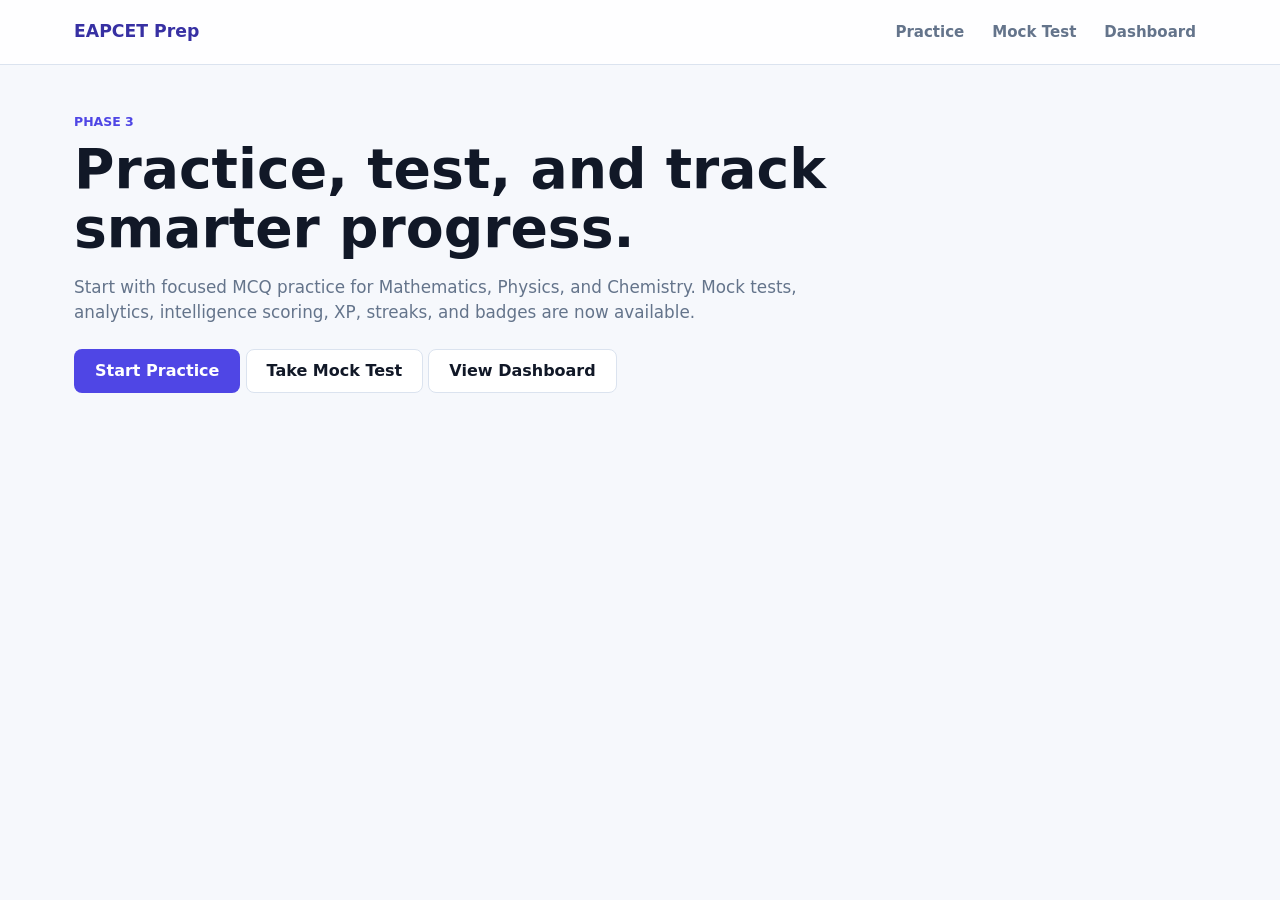
<file: index.html>
<!DOCTYPE html>
<html lang="en">
<head>
  <meta charset="UTF-8">
  <meta name="viewport" content="width=device-width, initial-scale=1.0">
  <meta name="theme-color" content="#4f46e5">
  <title>EAPCET Prep</title>
  <link rel="manifest" href="manifest.json">
  <link rel="stylesheet" href="css/styles.css">
</head>
<body>
  <header class="site-header">
    <nav class="nav">
      <a class="brand" href="index.html">EAPCET Prep</a>
      <div class="nav-links" aria-label="Primary navigation">
        <a href="practice.html">Practice</a>
        <a href="mocktest.html">Mock Test</a>
        <a href="dashboard.html">Dashboard</a>
      </div>
    </nav>
  </header>

  <main class="hero">
    <section class="hero-content">
      <p class="eyebrow">Phase 3</p>
      <h1>Practice, test, and track smarter progress.</h1>
      <p class="hero-text">
        Start with focused MCQ practice for Mathematics, Physics, and Chemistry.
        Mock tests, analytics, intelligence scoring, XP, streaks, and badges are now available.
      </p>
      <a class="primary-button" href="practice.html">Start Practice</a>
      <a class="secondary-button outline-button" href="mocktest.html">Take Mock Test</a>
      <a class="secondary-button outline-button" href="dashboard.html">View Dashboard</a>
      <button id="install-app-button" class="secondary-button outline-button" type="button" hidden>
        Install App
      </button>
    </section>
  </main>
  <script src="js/app.js"></script>
</body>
</html>
</file>
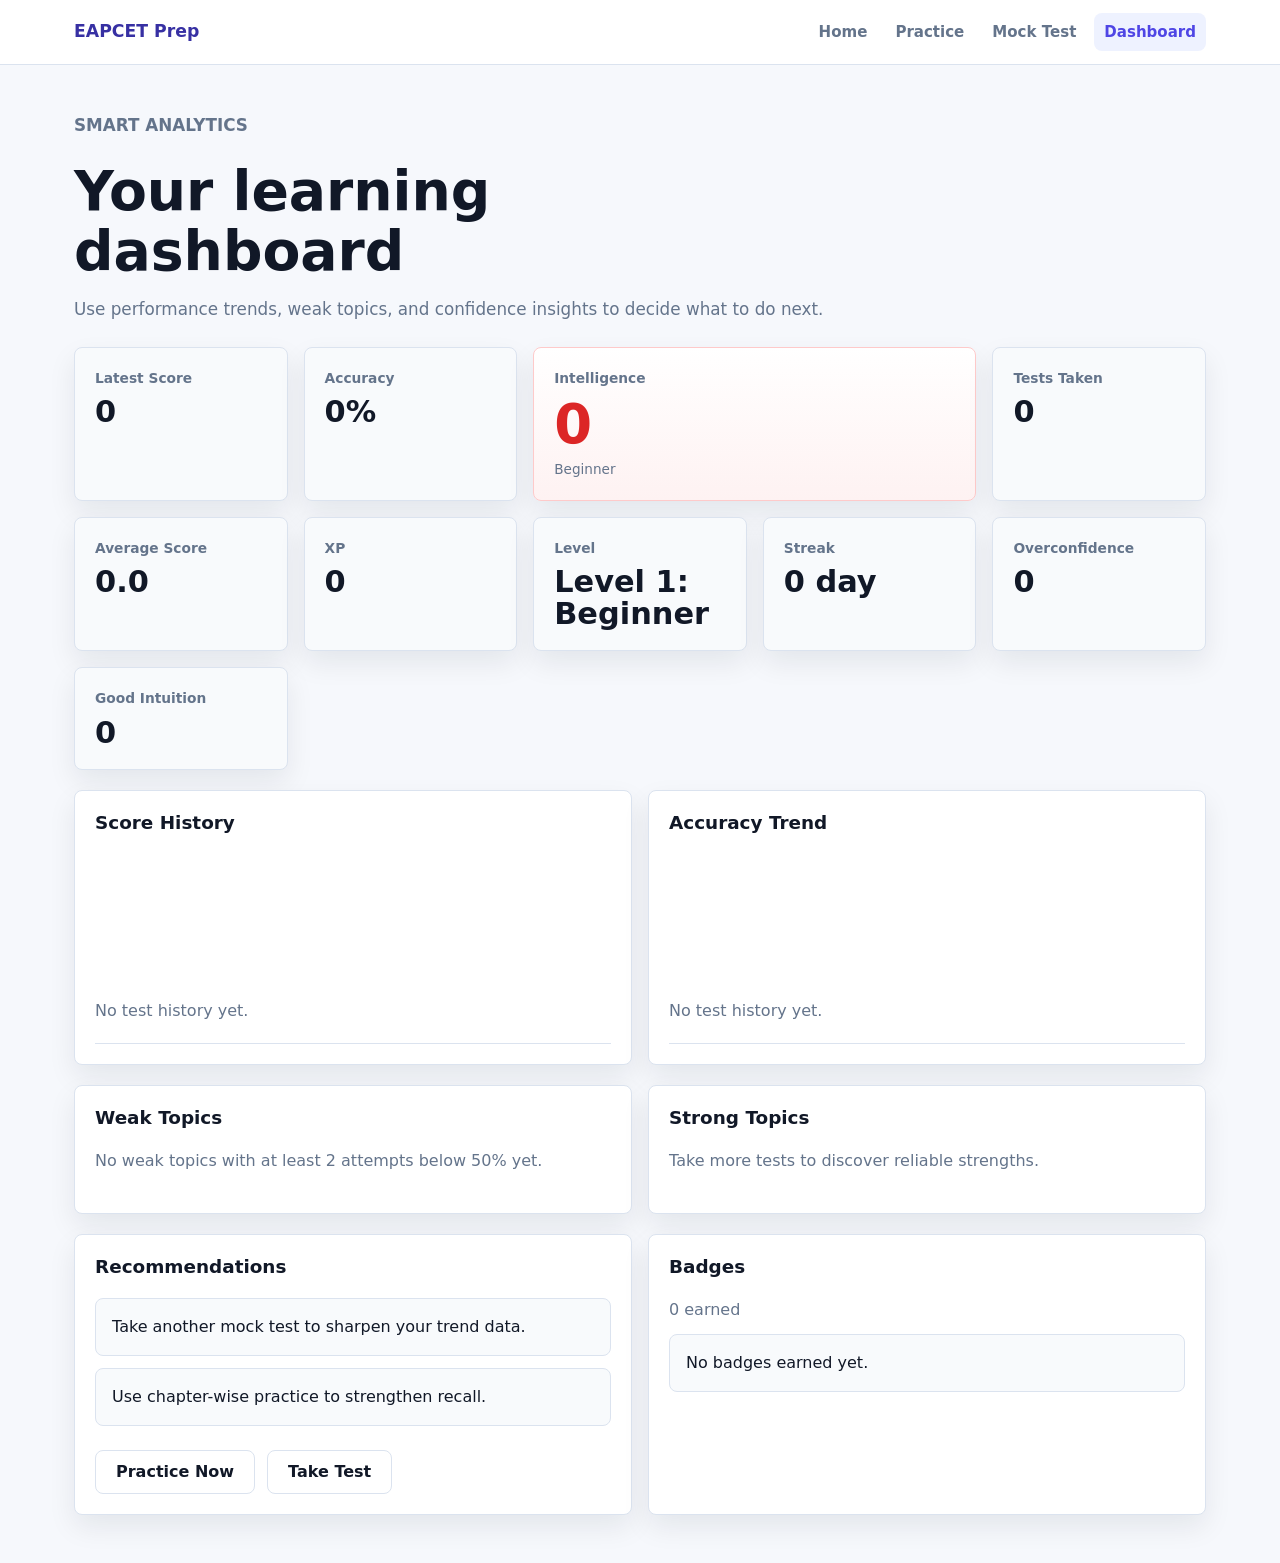
<file: dashboard.html>
<!DOCTYPE html>
<html lang="en">
<head>
  <meta charset="UTF-8">
  <meta name="viewport" content="width=device-width, initial-scale=1.0">
  <meta name="theme-color" content="#4f46e5">
  <title>Dashboard | EAPCET Prep</title>
  <link rel="manifest" href="manifest.json">
  <link rel="stylesheet" href="css/styles.css">
</head>
<body>
  <header class="site-header">
    <nav class="nav">
      <a class="brand" href="index.html">EAPCET Prep</a>
      <div class="nav-links" aria-label="Primary navigation">
        <a href="index.html">Home</a>
        <a href="practice.html">Practice</a>
        <a href="mocktest.html">Mock Test</a>
        <a aria-current="page" href="dashboard.html">Dashboard</a>
      </div>
    </nav>
  </header>

  <main id="dashboard-page" class="page-shell">
    <section class="page-heading page-heading-compact">
      <p class="eyebrow">Smart Analytics</p>
      <h1>Your learning dashboard</h1>
      <p>Use performance trends, weak topics, and confidence insights to decide what to do next.</p>
    </section>

    <section class="summary-grid">
      <article class="summary-card">
        <span>Latest Score</span>
        <strong id="dash-latest-score">0</strong>
      </article>
      <article class="summary-card">
        <span>Accuracy</span>
        <strong id="dash-accuracy">0%</strong>
      </article>
      <article class="summary-card intelligence-stat">
        <span>Intelligence</span>
        <strong id="dash-intelligence">0</strong>
        <small id="dash-intelligence-label">Beginner</small>
      </article>
      <article class="summary-card">
        <span>Tests Taken</span>
        <strong id="dash-tests">0</strong>
      </article>
      <article class="summary-card">
        <span>Average Score</span>
        <strong id="dash-average">0</strong>
      </article>
      <article class="summary-card">
        <span>XP</span>
        <strong id="dash-xp">0</strong>
      </article>
      <article class="summary-card">
        <span>Level</span>
        <strong id="dash-level">Level 1</strong>
      </article>
      <article class="summary-card">
        <span>Streak</span>
        <strong id="dash-streak">0 day</strong>
      </article>
      <article class="summary-card">
        <span>Overconfidence</span>
        <strong id="dash-overconfidence">0</strong>
      </article>
      <article class="summary-card">
        <span>Good Intuition</span>
        <strong id="dash-good-intuition">0</strong>
      </article>
    </section>

    <section class="dashboard-grid">
      <article class="analytics-card">
        <h2>Score History</h2>
        <div id="score-chart" class="bar-chart" aria-label="Score history chart"></div>
      </article>
      <article class="analytics-card">
        <h2>Accuracy Trend</h2>
        <div id="accuracy-chart" class="bar-chart" aria-label="Accuracy trend chart"></div>
      </article>
    </section>

    <section class="dashboard-grid">
      <article class="analytics-card">
        <h2>Weak Topics</h2>
        <ul id="weak-topics" class="topic-list"></ul>
      </article>
      <article class="analytics-card">
        <h2>Strong Topics</h2>
        <ul id="strong-topics" class="topic-list"></ul>
      </article>
    </section>

    <section class="dashboard-grid">
      <article class="analytics-card">
        <h2>Recommendations</h2>
        <ul id="recommendations" class="recommendation-list"></ul>
        <div class="card-actions">
          <a class="secondary-button outline-button" href="practice.html">Practice Now</a>
          <a class="secondary-button outline-button" href="mocktest.html">Take Test</a>
        </div>
      </article>
      <article class="analytics-card">
        <h2>Badges</h2>
        <p class="badge-count"><span id="dash-badges">0</span> earned</p>
        <ul id="badge-list" class="badge-list"></ul>
      </article>
    </section>
  </main>

  <script src="js/app.js"></script>
  <script src="js/analytics.js"></script>
</body>
</html>
</file>
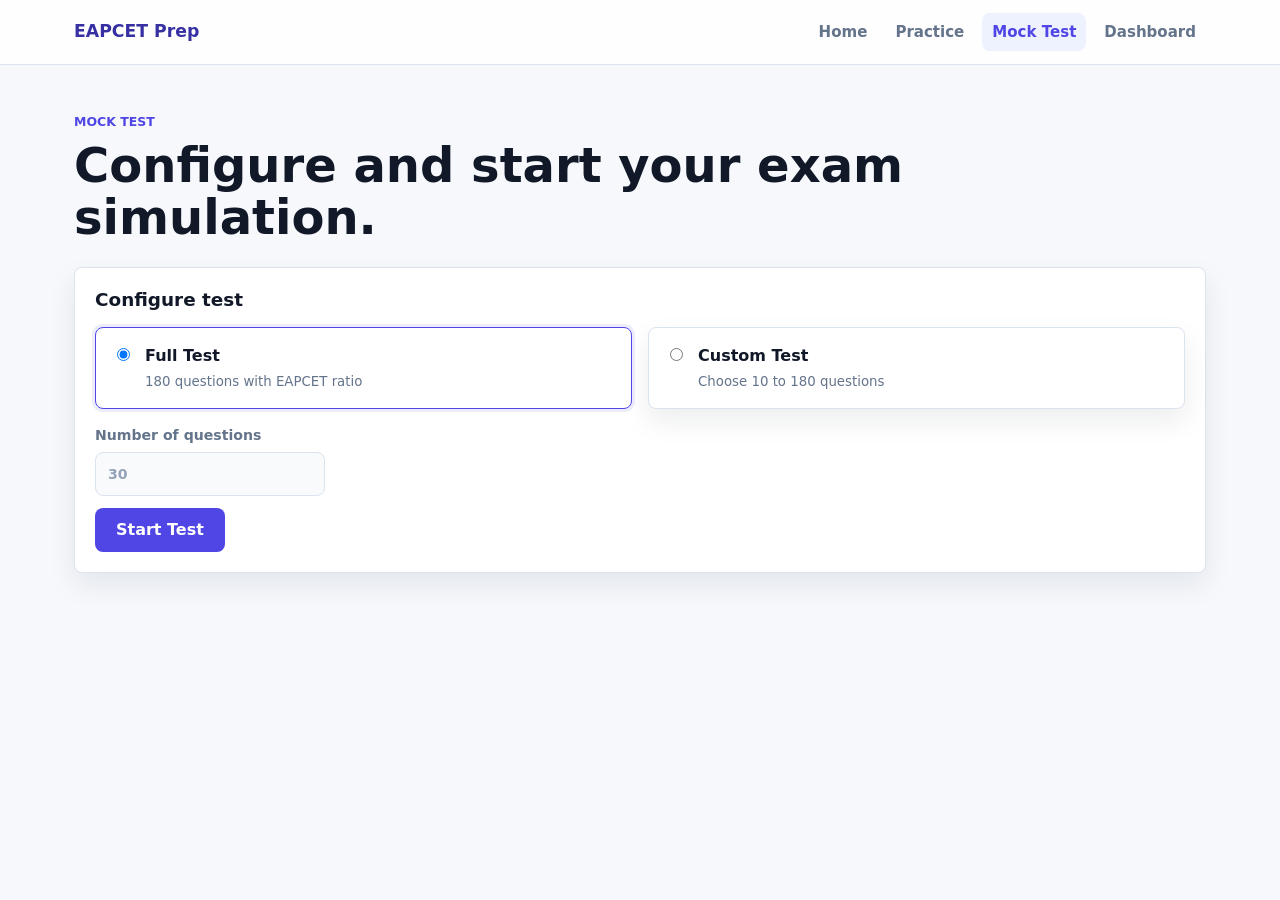
<file: mocktest.html>
<!DOCTYPE html>
<html lang="en">
<head>
  <meta charset="UTF-8">
  <meta name="viewport" content="width=device-width, initial-scale=1.0">
  <meta name="theme-color" content="#4f46e5">
  <title>Mock Test | EAPCET Prep</title>
  <link rel="manifest" href="manifest.json">
  <link rel="stylesheet" href="css/styles.css">
</head>
<body>
  <header class="site-header">
    <nav class="nav">
      <a class="brand" href="index.html">EAPCET Prep</a>
      <div class="nav-links" aria-label="Primary navigation">
        <a href="index.html">Home</a>
        <a href="practice.html">Practice</a>
        <a aria-current="page" href="mocktest.html">Mock Test</a>
        <a href="dashboard.html">Dashboard</a>
      </div>
    </nav>
  </header>

  <main class="page-shell">
    <section class="test-topbar">
      <div>
        <p class="eyebrow">Mock Test</p>
        <h1>Configure and start your exam simulation.</h1>
      </div>
      <div id="timer-box" class="timer-box" aria-live="polite" hidden>
        <span>Time Left</span>
        <strong id="timer">3:00:00</strong>
        <button id="submit-test" class="danger-button timer-submit" type="button">
          Submit Test
        </button>
      </div>
    </section>

    <section id="test-config" class="control-card">
      <h2>Configure test</h2>
      <div class="test-type-options">
        <label class="radio-card">
          <input type="radio" name="test-type" value="full" checked>
          <span>Full Test</span>
          <small>180 questions with EAPCET ratio</small>
        </label>
        <label class="radio-card">
          <input type="radio" name="test-type" value="custom">
          <span>Custom Test</span>
          <small>Choose 10 to 180 questions</small>
        </label>
      </div>
      <label class="custom-count-field">
        Number of questions
        <input id="custom-question-count" type="number" min="10" max="180" value="30" disabled>
      </label>
      <p id="test-config-error" class="form-error" aria-live="polite"></p>
      <button id="start-test" class="primary-button" type="button">Start Test</button>
    </section>

    <section id="test-layout" class="test-layout" hidden>
      <article class="quiz-card test-card" aria-live="polite">
        <div class="quiz-meta">
          <span id="test-question-count">Question 1 of 1</span>
          <span id="test-question-topic">Subject - Topic</span>
          <span id="test-question-difficulty">Difficulty</span>
        </div>

        <h2 id="test-question-text">Loading question...</h2>
        <div id="test-options-list" class="options-list"></div>

        <div id="test-confidence-panel" class="confidence-panel" hidden>
          <span>Confidence</span>
          <div class="confidence-actions">
            <button id="test-sure-button" class="confidence-button" type="button">Sure</button>
            <button id="test-not-sure-button" class="confidence-button" type="button">Not Sure</button>
          </div>
        </div>

        <div class="test-actions">
          <button id="previous-question" class="secondary-button outline-button" type="button">
            Previous
          </button>
          <button id="mark-test-review" class="secondary-button outline-button" type="button">
            Mark Review
          </button>
          <button id="next-question" class="secondary-button" type="button">
            Next
          </button>
        </div>
      </article>

      <aside class="palette-card" aria-label="Question palette">
        <h2>Questions</h2>
        <div class="palette-legend">
          <span><i class="legend-dot current"></i>Current</span>
          <span><i class="legend-dot answered"></i>Answered</span>
          <span><i class="legend-dot skipped"></i>Not Answered</span>
          <span><i class="legend-dot review"></i>Review</span>
        </div>
        <div id="question-palette" class="question-palette"></div>
      </aside>
    </section>
  </main>

  <script src="data/questions.js"></script>
  <script src="js/app.js"></script>
  <script src="js/analytics.js"></script>
  <script src="js/quiz.js"></script>
</body>
</html>
</file>
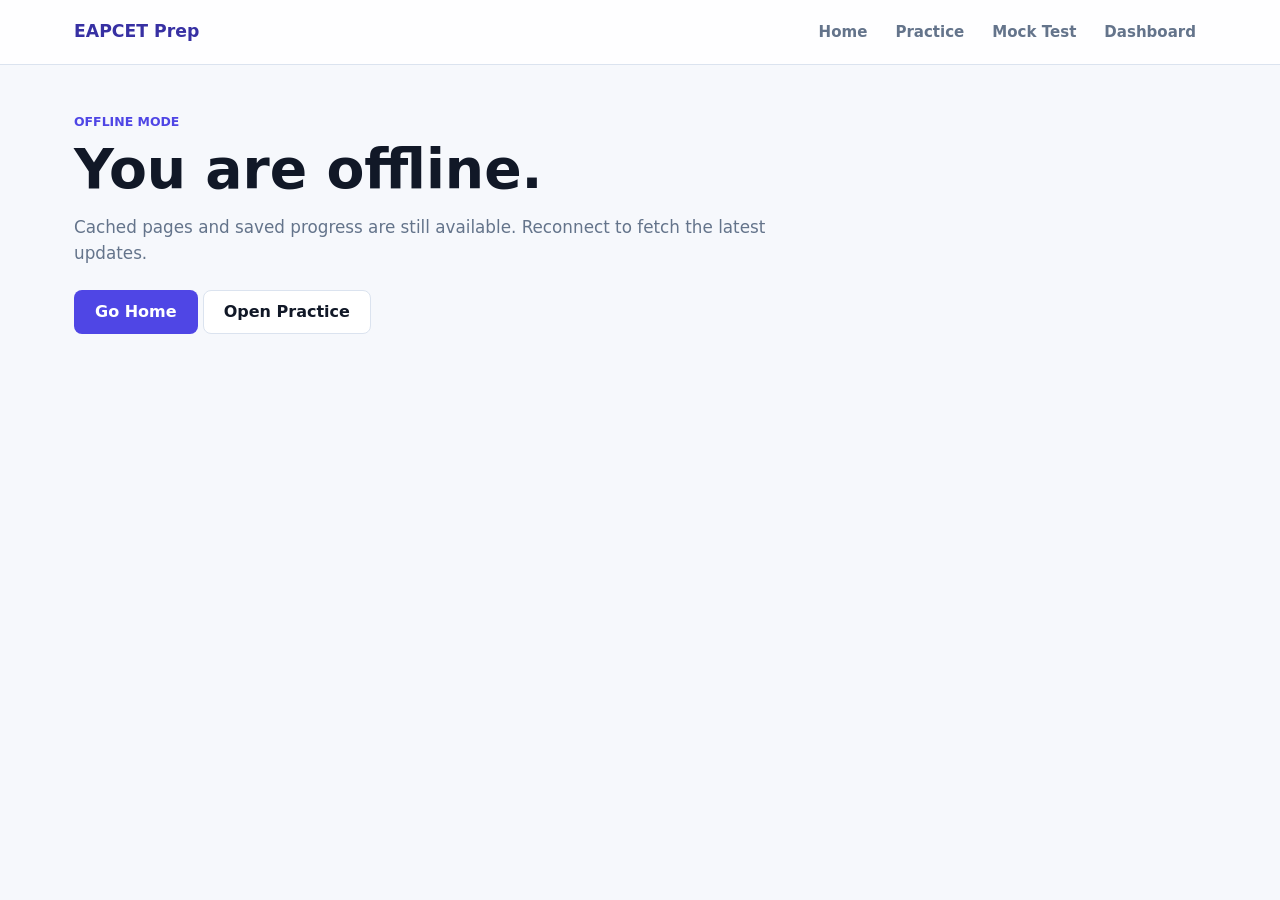
<file: offline.html>
<!DOCTYPE html>
<html lang="en">
<head>
  <meta charset="UTF-8">
  <meta name="viewport" content="width=device-width, initial-scale=1.0">
  <meta name="theme-color" content="#4f46e5">
  <title>Offline | EAPCET Prep</title>
  <link rel="manifest" href="manifest.json">
  <link rel="stylesheet" href="css/styles.css">
</head>
<body>
  <header class="site-header">
    <nav class="nav">
      <a class="brand" href="index.html">EAPCET Prep</a>
      <div class="nav-links" aria-label="Primary navigation">
        <a href="index.html">Home</a>
        <a href="practice.html">Practice</a>
        <a href="mocktest.html">Mock Test</a>
        <a href="dashboard.html">Dashboard</a>
      </div>
    </nav>
  </header>

  <main class="hero">
    <section class="hero-content">
      <p class="eyebrow">Offline Mode</p>
      <h1>You are offline.</h1>
      <p class="hero-text">
        Cached pages and saved progress are still available. Reconnect to fetch the latest updates.
      </p>
      <a class="primary-button" href="index.html">Go Home</a>
      <a class="secondary-button outline-button" href="practice.html">Open Practice</a>
    </section>
  </main>

  <script src="js/app.js"></script>
</body>
</html>
</file>
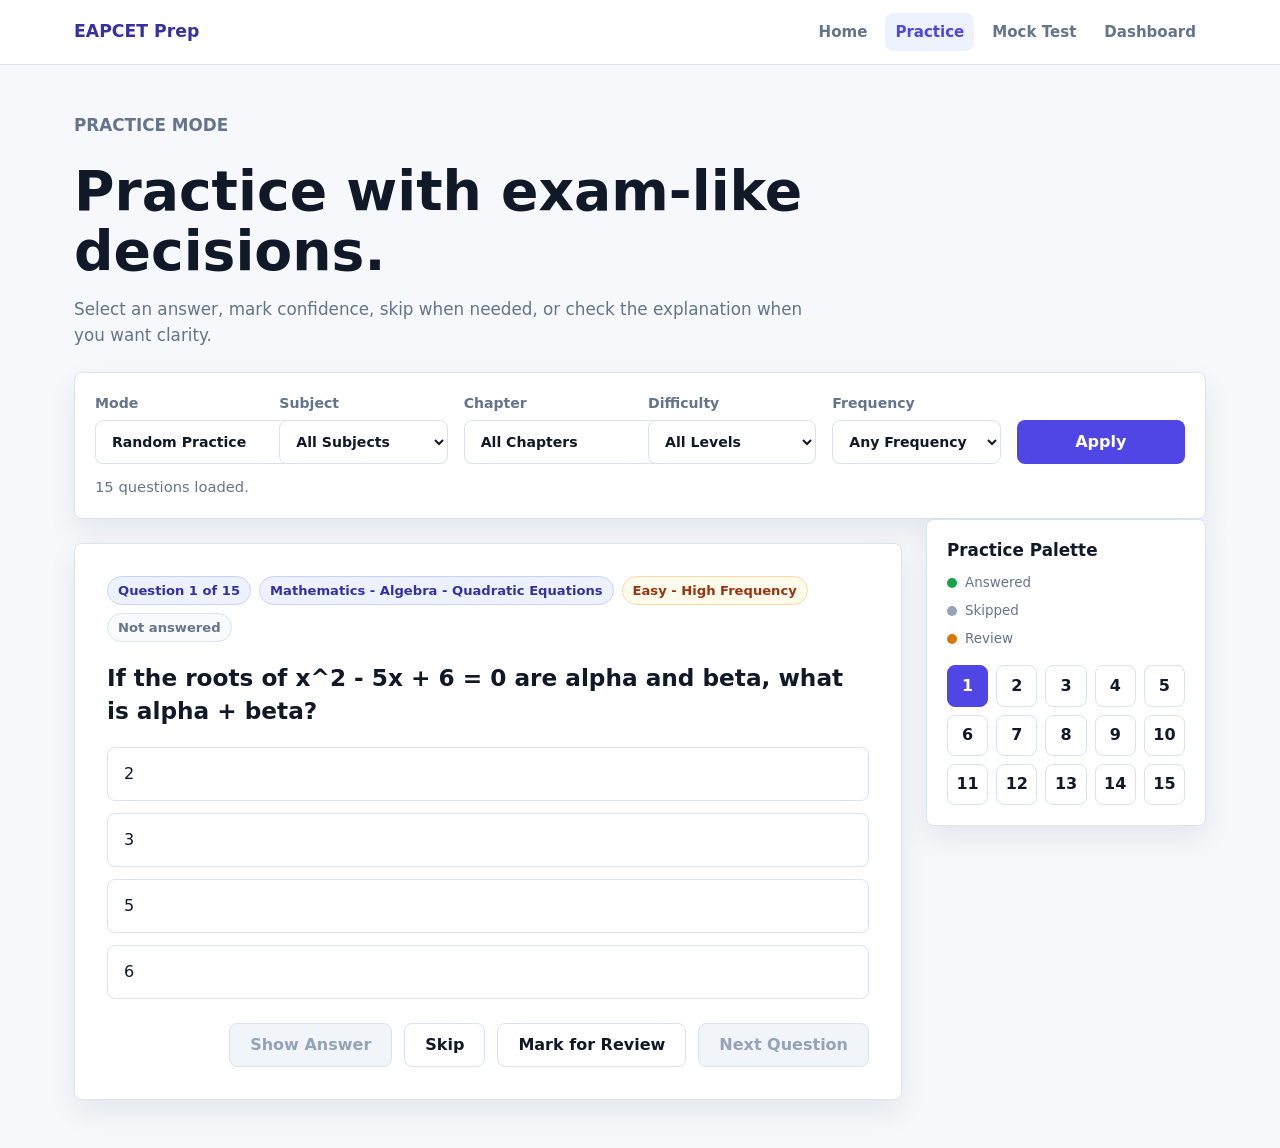
<file: practice.html>
<!DOCTYPE html>
<html lang="en">
<head>
  <meta charset="UTF-8">
  <meta name="viewport" content="width=device-width, initial-scale=1.0">
  <meta name="theme-color" content="#4f46e5">
  <title>Practice | EAPCET Prep</title>
  <link rel="manifest" href="manifest.json">
  <link rel="stylesheet" href="css/styles.css">
</head>
<body>
  <header class="site-header">
    <nav class="nav">
      <a class="brand" href="index.html">EAPCET Prep</a>
      <div class="nav-links" aria-label="Primary navigation">
        <a href="index.html">Home</a>
        <a aria-current="page" href="practice.html">Practice</a>
        <a href="mocktest.html">Mock Test</a>
        <a href="dashboard.html">Dashboard</a>
      </div>
    </nav>
  </header>

  <main class="page-shell">
    <section class="page-heading page-heading-compact">
      <p class="eyebrow">Practice Mode</p>
      <h1>Practice with exam-like decisions.</h1>
      <p>Select an answer, mark confidence, skip when needed, or check the explanation when you want clarity.</p>
    </section>

    <section class="control-card">
      <div class="filter-grid">
        <label>
          Mode
          <select id="practice-mode">
            <option value="random">Random Practice</option>
            <option value="chapter">Chapter-wise Practice</option>
            <option value="weak">Weak Topic Practice</option>
            <option value="important">Important Questions</option>
          </select>
        </label>
        <label>
          Subject
          <select id="practice-subject">
            <option value="">All Subjects</option>
          </select>
        </label>
        <label>
          Chapter
          <select id="practice-chapter">
            <option value="">All Chapters</option>
          </select>
        </label>
        <label>
          Difficulty
          <select id="practice-difficulty">
            <option value="">All Levels</option>
            <option value="Easy">Easy</option>
            <option value="Medium">Medium</option>
            <option value="Hard">Hard</option>
          </select>
        </label>
        <label>
          Frequency
          <select id="practice-frequency">
            <option value="">Any Frequency</option>
            <option value="High">High</option>
            <option value="Medium">Medium</option>
            <option value="Low">Low</option>
          </select>
        </label>
        <button id="apply-practice-filters" class="primary-button" type="button">Apply</button>
      </div>
      <p id="practice-filter-note" class="form-note"></p>
    </section>

    <section id="practice-layout" class="practice-layout">
      <article id="practice-card" class="quiz-card practice-card" aria-live="polite">
        <div class="quiz-meta">
          <span id="question-count">Question 1 of 1</span>
          <span id="question-topic">Topic</span>
          <span id="question-difficulty">Difficulty</span>
          <span id="question-status">Not answered</span>
        </div>

        <h2 id="question-text">Loading question...</h2>

        <div id="options-list" class="options-list"></div>

        <div id="confidence-panel" class="confidence-panel" hidden>
          <span>Are you sure?</span>
          <div class="confidence-actions">
            <button id="sure-button" class="confidence-button" type="button">Sure</button>
            <button id="not-sure-button" class="confidence-button" type="button">Not Sure</button>
          </div>
        </div>

        <div id="feedback" class="feedback" hidden>
          <strong id="feedback-title"></strong>
          <p id="feedback-explanation"></p>
        </div>

        <div class="quiz-actions practice-actions">
          <button id="show-answer-button" class="secondary-button outline-button" type="button" disabled>
            Show Answer
          </button>
          <button id="skip-button" class="secondary-button outline-button" type="button">
            Skip
          </button>
          <button id="review-button" class="secondary-button outline-button" type="button">
            Mark for Review
          </button>
          <button id="next-button" class="secondary-button" type="button" disabled>
            Next Question
          </button>
        </div>
      </article>

      <aside class="palette-card practice-palette-card" aria-label="Practice question palette">
        <h2>Practice Palette</h2>
        <div class="palette-legend">
          <span><i class="legend-dot answered"></i>Answered</span>
          <span><i class="legend-dot skipped"></i>Skipped</span>
          <span><i class="legend-dot review"></i>Review</span>
        </div>
        <div id="practice-palette" class="question-palette"></div>
      </aside>
    </section>

    <section id="practice-completion" class="completion-card" hidden>
      <p class="eyebrow">Practice Summary</p>
      <h2>Practice Completed!</h2>
      <p>You have completed all questions.</p>

      <div class="completion-grid">
        <div class="result-stat">
          <span>Total Questions</span>
          <strong id="completion-total">0</strong>
        </div>
        <div class="result-stat">
          <span>Answered</span>
          <strong id="completion-answered">0</strong>
        </div>
        <div class="result-stat">
          <span>Skipped</span>
          <strong id="completion-skipped">0</strong>
        </div>
        <div class="result-stat">
          <span>Marked for Review</span>
          <strong id="completion-review">0</strong>
        </div>
      </div>

      <div class="completion-actions">
        <button id="restart-practice" class="primary-button" type="button">Restart Practice</button>
        <button id="go-home" class="secondary-button outline-button" type="button">Go Home</button>
        <button id="go-dashboard" class="secondary-button outline-button" type="button">View Dashboard</button>
      </div>
    </section>
  </main>

  <script src="data/questions.js"></script>
  <script src="js/app.js"></script>
  <script src="js/analytics.js"></script>
  <script src="js/quiz.js"></script>
</body>
</html>
</file>
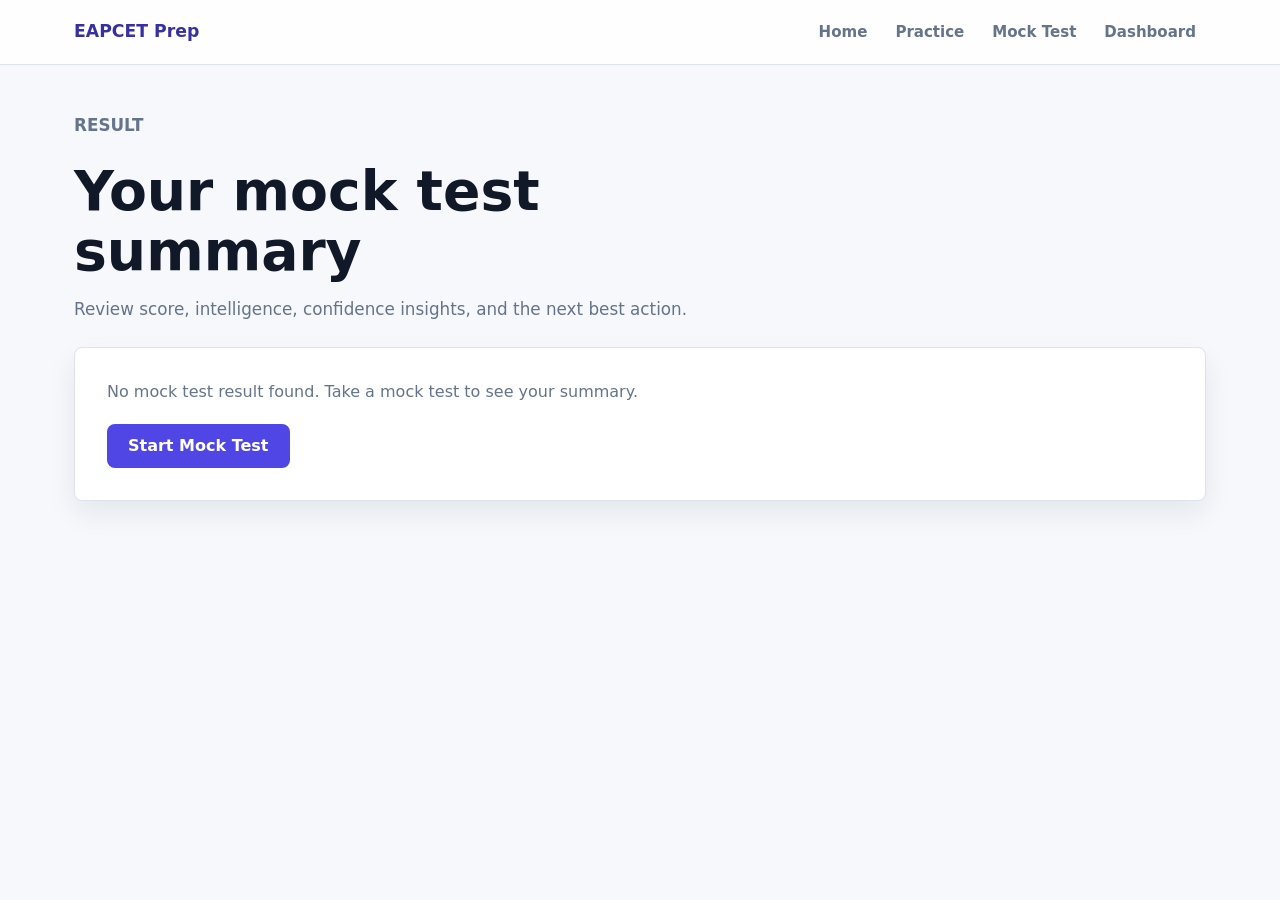
<file: result.html>
<!DOCTYPE html>
<html lang="en">
<head>
  <meta charset="UTF-8">
  <meta name="viewport" content="width=device-width, initial-scale=1.0">
  <meta name="theme-color" content="#4f46e5">
  <title>Result | EAPCET Prep</title>
  <link rel="manifest" href="manifest.json">
  <link rel="stylesheet" href="css/styles.css">
</head>
<body>
  <header class="site-header">
    <nav class="nav">
      <a class="brand" href="index.html">EAPCET Prep</a>
      <div class="nav-links" aria-label="Primary navigation">
        <a href="index.html">Home</a>
        <a href="practice.html">Practice</a>
        <a href="mocktest.html">Mock Test</a>
        <a href="dashboard.html">Dashboard</a>
      </div>
    </nav>
  </header>

  <main class="page-shell">
    <section class="page-heading page-heading-compact">
      <p class="eyebrow">Result</p>
      <h1>Your mock test summary</h1>
      <p>Review score, intelligence, confidence insights, and the next best action.</p>
    </section>

    <section id="result-card" class="result-card">
      <div class="result-grid">
        <div class="result-stat">
          <span>Total Questions</span>
          <strong id="result-total">0</strong>
        </div>
        <div class="result-stat">
          <span>Attempted</span>
          <strong id="result-attempted">0</strong>
        </div>
        <div class="result-stat">
          <span>Correct Answers</span>
          <strong id="result-correct">0</strong>
        </div>
        <div class="result-stat">
          <span>Wrong Answers</span>
          <strong id="result-wrong">0</strong>
        </div>
        <div class="result-stat">
          <span>Score</span>
          <strong id="result-score">0</strong>
        </div>
        <div class="result-stat">
          <span>Accuracy</span>
          <strong id="result-accuracy">0%</strong>
        </div>
        <div class="result-stat">
          <span>Time Taken</span>
          <strong id="result-time">00:00</strong>
        </div>
        <div class="result-stat intelligence-stat">
          <span>Intelligence Score</span>
          <strong id="result-intelligence">0</strong>
          <small id="result-intelligence-label">Beginner</small>
        </div>
        <div class="result-stat">
          <span>Speed Score</span>
          <strong id="result-speed-score">0</strong>
        </div>
        <div class="result-stat">
          <span>Consistency</span>
          <strong id="result-consistency">0</strong>
        </div>
        <div class="result-stat">
          <span>Total XP</span>
          <strong id="result-xp">0</strong>
        </div>
        <div class="result-stat">
          <span>Level</span>
          <strong id="result-level">Level 1</strong>
        </div>
        <div class="result-stat">
          <span>Streak</span>
          <strong id="result-streak">0 day</strong>
        </div>
        <div class="result-stat">
          <span>Overconfidence</span>
          <strong id="result-overconfidence">0</strong>
          <small>Sure but wrong</small>
        </div>
        <div class="result-stat">
          <span>Good Intuition</span>
          <strong id="result-good-intuition">0</strong>
          <small>Not sure but correct</small>
        </div>
      </div>

      <div class="result-actions">
        <a class="secondary-button outline-button" href="practice.html">Practice More</a>
        <a class="secondary-button outline-button" href="dashboard.html">View Dashboard</a>
        <a class="primary-button" href="mocktest.html">Retake Mock Test</a>
      </div>
    </section>
  </main>

  <script src="js/app.js"></script>
  <script src="js/analytics.js"></script>
  <script src="js/quiz.js"></script>
</body>
</html>
</file>
<file: css/styles.css>
:root {
  --color-primary: #4f46e5;
  --color-primary-dark: #3730a3;
  --color-primary-soft: #eef2ff;
  --color-success: #16a34a;
  --color-success-soft: #ecfdf5;
  --color-warning: #d97706;
  --color-warning-soft: #fffbeb;
  --color-danger: #dc2626;
  --color-danger-soft: #fef2f2;
  --color-bg: #f6f8fc;
  --color-bg-dark: #111827;
  --color-card: #ffffff;
  --color-text: #111827;
  --color-muted: #64748b;
  --color-line: #dbe3ef;
  --space-1: 4px;
  --space-2: 8px;
  --space-3: 12px;
  --space-4: 16px;
  --space-5: 20px;
  --space-6: 24px;
  --space-8: 32px;
  --radius: 8px;
  --shadow-sm: 0 1px 2px rgba(15, 23, 42, 0.06);
  --shadow-md: 0 12px 28px rgba(15, 23, 42, 0.08);
  --shadow-lg: 0 18px 42px rgba(15, 23, 42, 0.12);
  --header-height: 64px;
  --transition: 0.2s ease;
}

* {
  box-sizing: border-box;
}

html {
  scroll-behavior: smooth;
}

body {
  margin: 0;
  background: var(--color-bg);
  color: var(--color-text);
  font-family: Inter, ui-sans-serif, system-ui, -apple-system, BlinkMacSystemFont, "Segoe UI", Arial, sans-serif;
  line-height: 1.5;
  text-rendering: optimizeLegibility;
}

a {
  color: inherit;
  text-decoration: none;
}

button,
input,
select {
  font: inherit;
}

[hidden] {
  display: none !important;
}

.site-header {
  background: rgba(255, 255, 255, 0.92);
  border-bottom: 1px solid var(--color-line);
  position: sticky;
  top: 0;
  z-index: 20;
}

.nav {
  align-items: center;
  display: flex;
  justify-content: space-between;
  margin: 0 auto;
  max-width: 1180px;
  min-height: var(--header-height);
  padding: 0 var(--space-6);
}

.brand {
  color: var(--color-primary-dark);
  font-size: 1.08rem;
  font-weight: 800;
}

.nav-links {
  align-items: center;
  display: flex;
  gap: var(--space-2);
}

.nav-links a {
  border-radius: var(--radius);
  color: var(--color-muted);
  font-size: 0.94rem;
  font-weight: 700;
  min-height: 36px;
  padding: 8px 10px;
  transition: background var(--transition), color var(--transition);
}

.nav-links a:hover,
.nav-links a[aria-current="page"] {
  background: var(--color-primary-soft);
  color: var(--color-primary);
}

.hero,
.page-shell {
  margin: 0 auto;
  max-width: 1180px;
  padding: 48px var(--space-6);
}

.hero-content,
.page-heading {
  max-width: 760px;
}

.page-heading-compact {
  margin-bottom: var(--space-5);
}

.eyebrow {
  color: var(--color-primary);
  font-size: 0.78rem;
  font-weight: 800;
  letter-spacing: 0;
  margin: 0 0 var(--space-2);
  text-transform: uppercase;
}

h1,
h2,
h3,
p {
  margin-top: 0;
}

h1 {
  font-size: clamp(2rem, 5vw, 3.45rem);
  line-height: 1.08;
  margin-bottom: var(--space-4);
}

h2 {
  font-size: 1.2rem;
  line-height: 1.25;
}

.hero-text,
.page-heading p {
  color: var(--color-muted);
  font-size: 1.05rem;
  margin-bottom: var(--space-6);
}

.primary-button,
.secondary-button,
.success-button,
.danger-button {
  align-items: center;
  border: 1px solid transparent;
  border-radius: var(--radius);
  cursor: pointer;
  display: inline-flex;
  font-weight: 800;
  gap: var(--space-2);
  justify-content: center;
  min-height: 44px;
  padding: 0 var(--space-5);
  transition: background var(--transition), border-color var(--transition), box-shadow var(--transition), color var(--transition), transform var(--transition);
  user-select: none;
}

.primary-button:focus-visible,
.secondary-button:focus-visible,
.success-button:focus-visible,
.danger-button:focus-visible,
.option-button:focus-visible,
.palette-button:focus-visible,
.confidence-button:focus-visible,
select:focus-visible,
input:focus-visible {
  outline: 3px solid rgba(79, 70, 229, 0.22);
  outline-offset: 2px;
}

.primary-button,
.secondary-button {
  background: var(--color-primary);
  color: #ffffff;
}

.primary-button:hover,
.secondary-button:hover:not(:disabled) {
  background: var(--color-primary-dark);
  box-shadow: 0 10px 20px rgba(79, 70, 229, 0.18);
  transform: translateY(-1px);
}

.outline-button {
  background: #ffffff;
  border-color: var(--color-line);
  color: var(--color-text);
}

.outline-button:hover:not(:disabled) {
  background: var(--color-primary-soft);
  border-color: var(--color-primary);
  color: var(--color-primary);
}

.success-button {
  background: var(--color-success);
  color: #ffffff;
}

.danger-button {
  background: var(--color-danger);
  color: #ffffff;
}

.danger-button:hover {
  background: #b91c1c;
  box-shadow: 0 10px 20px rgba(220, 38, 38, 0.18);
  transform: translateY(-1px);
}

.primary-button:active,
.secondary-button:active,
.success-button:active,
.danger-button:active,
.confidence-button:active,
.option-button:active,
.palette-button:active {
  transform: translateY(0);
}

.secondary-button:disabled,
.outline-button:disabled {
  background: #f1f5f9;
  border-color: var(--color-line);
  color: #94a3b8;
  cursor: not-allowed;
  transform: none;
}

.control-card,
.quiz-card,
.palette-card,
.result-card,
.summary-card,
.analytics-card,
.completion-card,
.radio-card {
  background: var(--color-card);
  border: 1px solid var(--color-line);
  border-radius: var(--radius);
  box-shadow: var(--shadow-md);
  transition: box-shadow var(--transition), transform var(--transition), border-color var(--transition);
}

.control-card:hover,
.quiz-card:hover,
.palette-card:hover,
.result-card:hover,
.summary-card:hover,
.analytics-card:hover,
.completion-card:hover {
  box-shadow: var(--shadow-lg);
  transform: translateY(-1px);
}

.control-card {
  margin-top: var(--space-6);
  padding: var(--space-5);
}

.control-card h2 {
  font-size: 1.15rem;
  margin-bottom: var(--space-4);
}

.filter-grid {
  align-items: end;
  display: grid;
  gap: var(--space-4);
  grid-template-columns: repeat(6, minmax(0, 1fr));
}

.filter-grid label,
.custom-count-field {
  color: var(--color-muted);
  display: grid;
  font-size: 0.88rem;
  font-weight: 800;
  gap: 6px;
}

select,
input[type="number"] {
  background: #ffffff;
  border: 1px solid var(--color-line);
  border-radius: var(--radius);
  color: var(--color-text);
  min-height: 44px;
  padding: 0 12px;
}

select:focus,
input[type="number"]:focus {
  border-color: var(--color-primary);
  outline: 3px solid rgba(79, 70, 229, 0.14);
}

input:disabled {
  background: #f8fafc;
  color: #94a3b8;
}

.form-note,
.form-error {
  font-size: 0.92rem;
  margin: var(--space-3) 0 0;
}

.form-note {
  color: var(--color-muted);
}

.form-error {
  color: var(--color-danger);
  font-weight: 700;
}

.test-type-options {
  display: grid;
  gap: var(--space-4);
  grid-template-columns: repeat(2, minmax(0, 1fr));
  margin-bottom: var(--space-4);
}

.radio-card {
  align-items: start;
  cursor: pointer;
  display: grid;
  gap: var(--space-1) var(--space-3);
  grid-template-columns: auto 1fr;
  padding: var(--space-4);
}

.radio-card:hover,
.radio-card:has(input:checked) {
  border-color: var(--color-primary);
  box-shadow: 0 0 0 3px rgba(79, 70, 229, 0.1);
}

.radio-card input {
  margin-top: 4px;
}

.radio-card span,
.radio-card small {
  grid-column: 2;
}

.radio-card span {
  color: var(--color-text);
  font-weight: 800;
}

.radio-card small {
  color: var(--color-muted);
}

.custom-count-field {
  max-width: 230px;
}

.practice-layout,
.test-layout {
  align-items: start;
  display: grid;
  gap: var(--space-6);
  grid-template-columns: minmax(0, 1fr) 280px;
}

.quiz-card {
  margin-top: var(--space-6);
  padding: var(--space-8);
}

.test-card {
  margin-top: 0;
}

.practice-card.marked-review {
  border-color: var(--color-warning);
  box-shadow: 0 16px 38px rgba(217, 119, 6, 0.14);
}

.quiz-meta {
  display: flex;
  flex-wrap: wrap;
  gap: var(--space-2);
  margin-bottom: var(--space-5);
}

.quiz-meta span,
.badge {
  background: var(--color-primary-soft);
  border: 1px solid #c7d2fe;
  border-radius: 999px;
  color: var(--color-primary-dark);
  display: inline-flex;
  font-size: 0.82rem;
  font-weight: 800;
  line-height: 1;
  padding: 7px 10px;
}

#question-difficulty,
#test-question-difficulty {
  background: var(--color-warning-soft);
  border-color: #fed7aa;
  color: #9a3412;
}

#question-status {
  background: #f8fafc;
  border-color: var(--color-line);
  color: var(--color-muted);
}

#question-text,
#test-question-text {
  font-size: clamp(1.18rem, 2vw, 1.45rem);
  line-height: 1.4;
  margin-bottom: var(--space-5);
}

.options-list {
  display: grid;
  gap: var(--space-3);
}

.option-button {
  background: #ffffff;
  border: 1px solid var(--color-line);
  border-radius: var(--radius);
  color: var(--color-text);
  cursor: pointer;
  min-height: 52px;
  padding: 14px var(--space-4);
  text-align: left;
  transition: background var(--transition), border-color var(--transition), box-shadow var(--transition), color var(--transition), transform var(--transition);
  width: 100%;
}

.option-button:hover:not(:disabled) {
  border-color: var(--color-primary);
  box-shadow: var(--shadow-sm);
  transform: translateY(-1px);
}

.option-button.selected {
  background: var(--color-primary-soft);
  border-color: var(--color-primary);
  box-shadow: 0 0 0 3px rgba(79, 70, 229, 0.12);
}

.option-button.correct {
  background: var(--color-success-soft);
  border-color: var(--color-success);
  color: #166534;
}

.option-button.incorrect {
  background: var(--color-danger-soft);
  border-color: var(--color-danger);
  color: #991b1b;
}

.option-button:disabled {
  cursor: default;
}

.confidence-panel {
  align-items: center;
  background: #f8fafc;
  border: 1px solid var(--color-line);
  border-radius: var(--radius);
  display: flex;
  gap: var(--space-4);
  justify-content: space-between;
  margin-top: var(--space-4);
  padding: var(--space-3);
}

.confidence-panel span {
  color: var(--color-muted);
  font-weight: 800;
}

.confidence-actions {
  display: flex;
  gap: var(--space-2);
}

.confidence-button {
  background: #ffffff;
  border: 1px solid var(--color-line);
  border-radius: var(--radius);
  color: var(--color-text);
  cursor: pointer;
  font-weight: 800;
  min-height: 40px;
  padding: 0 var(--space-4);
  transition: background var(--transition), border-color var(--transition), color var(--transition), transform var(--transition);
}

.confidence-button:hover,
.confidence-button.active {
  background: var(--color-primary-soft);
  border-color: var(--color-primary);
  color: var(--color-primary);
}

.feedback {
  border-radius: var(--radius);
  margin-top: var(--space-5);
  padding: var(--space-4);
}

.feedback.is-correct {
  background: var(--color-success-soft);
  border: 1px solid #bbf7d0;
  color: #166534;
}

.feedback.is-incorrect {
  background: var(--color-danger-soft);
  border: 1px solid #fecaca;
  color: #991b1b;
}

.feedback p {
  margin: 6px 0 0;
}

.quiz-actions,
.test-actions,
.result-actions,
.completion-actions,
.card-actions {
  display: flex;
  flex-wrap: wrap;
  gap: var(--space-3);
  margin-top: var(--space-6);
}

.quiz-actions {
  justify-content: flex-end;
}

.test-actions,
.result-actions {
  justify-content: space-between;
}

.test-topbar {
  align-items: flex-start;
  display: flex;
  gap: var(--space-5);
  justify-content: space-between;
  margin-bottom: var(--space-6);
}

.test-topbar h1 {
  font-size: clamp(1.9rem, 4vw, 3rem);
  margin-bottom: 0;
}

.timer-box {
  align-items: center;
  background: var(--color-card);
  border: 1px solid var(--color-line);
  border-radius: var(--radius);
  box-shadow: var(--shadow-md);
  display: flex;
  gap: var(--space-4);
  min-width: 260px;
  padding: var(--space-3) var(--space-4);
  position: sticky;
  text-align: left;
  top: calc(var(--header-height) + 12px);
  z-index: 10;
}

.timer-box span {
  color: var(--color-muted);
  display: block;
  font-size: 0.78rem;
  font-weight: 800;
  text-transform: uppercase;
}

.timer-box strong {
  color: var(--color-primary);
  display: block;
  font-size: 1.45rem;
  line-height: 1.1;
}

.timer-box.timer-warning {
  border-color: var(--color-danger);
  box-shadow: 0 16px 34px rgba(220, 38, 38, 0.12);
}

.timer-box.timer-warning strong {
  color: var(--color-danger);
}

.timer-submit {
  margin-left: auto;
  min-height: 40px;
  padding: 0 var(--space-4);
}

.palette-card {
  padding: var(--space-5);
  position: sticky;
  top: calc(var(--header-height) + 16px);
}

.palette-card h2 {
  font-size: 1.05rem;
  margin-bottom: var(--space-3);
}

.palette-legend {
  display: grid;
  gap: var(--space-2);
  margin-bottom: var(--space-4);
}

.palette-legend span {
  align-items: center;
  color: var(--color-muted);
  display: flex;
  font-size: 0.84rem;
  gap: var(--space-2);
}

.legend-dot {
  border-radius: 999px;
  display: inline-block;
  height: 10px;
  width: 10px;
}

.legend-dot.current {
  background: var(--color-primary);
}

.legend-dot.answered {
  background: var(--color-success);
}

.legend-dot.skipped {
  background: #94a3b8;
}

.legend-dot.review {
  background: var(--color-warning);
}

.question-palette {
  display: grid;
  gap: var(--space-2);
  grid-template-columns: repeat(5, 1fr);
}

.palette-button {
  aspect-ratio: 1;
  background: #ffffff;
  border: 1px solid var(--color-line);
  border-radius: var(--radius);
  color: var(--color-text);
  cursor: pointer;
  font-weight: 800;
  transition: background var(--transition), border-color var(--transition), color var(--transition), transform var(--transition), box-shadow var(--transition);
}

.palette-button:hover {
  border-color: var(--color-primary);
  box-shadow: var(--shadow-sm);
  transform: translateY(-1px);
}

.palette-button.attempted {
  background: var(--color-success-soft);
  border-color: var(--color-success);
  color: #166534;
}

.palette-button.skipped {
  background: #f1f5f9;
  border-color: #cbd5e1;
  color: var(--color-muted);
}

.palette-button.review {
  background: var(--color-warning-soft);
  border-color: var(--color-warning);
  color: #92400e;
}

.palette-button.current {
  background: var(--color-primary);
  border-color: var(--color-primary);
  color: #ffffff;
}

.active-review {
  background: var(--color-warning-soft);
  border-color: var(--color-warning);
  color: #92400e;
}

.active-review:hover:not(:disabled) {
  background: var(--color-warning-soft);
  border-color: var(--color-warning);
  color: #92400e;
}

.completion-card,
.result-card {
  margin-top: var(--space-6);
  padding: var(--space-8);
}

.completion-card {
  margin-left: auto;
  margin-right: auto;
  max-width: 880px;
  text-align: center;
}

.completion-card h2 {
  font-size: clamp(2rem, 5vw, 3rem);
  line-height: 1.1;
  margin-bottom: var(--space-3);
}

.completion-card > p:not(.eyebrow) {
  color: var(--color-muted);
  font-size: 1.05rem;
  margin-bottom: var(--space-6);
}

.completion-grid,
.result-grid,
.summary-grid,
.dashboard-grid {
  display: grid;
  gap: var(--space-4);
}

.completion-grid {
  grid-template-columns: repeat(4, minmax(0, 1fr));
  margin-top: var(--space-5);
  text-align: left;
}

.result-grid {
  grid-template-columns: repeat(4, minmax(0, 1fr));
}

.summary-grid {
  grid-template-columns: repeat(5, minmax(0, 1fr));
  margin-top: var(--space-6);
}

.dashboard-grid {
  grid-template-columns: repeat(2, minmax(0, 1fr));
  margin-top: var(--space-5);
}

.result-stat,
.summary-card {
  background: #f8fafc;
  border: 1px solid var(--color-line);
  border-radius: var(--radius);
  padding: var(--space-5);
}

.result-stat span,
.summary-card span {
  color: var(--color-muted);
  display: block;
  font-size: 0.86rem;
  font-weight: 800;
  margin-bottom: var(--space-2);
}

.result-stat strong,
.summary-card strong {
  color: var(--color-text);
  display: block;
  font-size: clamp(1.45rem, 3vw, 1.9rem);
  line-height: 1.05;
}

.result-stat small,
.summary-card small {
  color: var(--color-muted);
  display: block;
  font-size: 0.85rem;
  margin-top: 6px;
}

.summary-card.intelligence-stat,
.result-stat.intelligence-stat {
  background: linear-gradient(180deg, #ffffff 0%, var(--color-primary-soft) 100%);
  border-color: #c7d2fe;
}

.summary-card.intelligence-stat {
  grid-column: span 2;
}

.summary-card.intelligence-stat strong,
.result-stat.intelligence-stat strong {
  color: var(--color-primary);
  font-size: clamp(2.3rem, 6vw, 3.4rem);
}

.intelligence-stat.score-high {
  background: linear-gradient(180deg, #ffffff 0%, var(--color-success-soft) 100%);
  border-color: #bbf7d0;
}

.intelligence-stat.score-high strong {
  color: var(--color-success);
}

.intelligence-stat.score-medium {
  background: linear-gradient(180deg, #ffffff 0%, var(--color-warning-soft) 100%);
  border-color: #fed7aa;
}

.intelligence-stat.score-medium strong {
  color: var(--color-warning);
}

.intelligence-stat.score-low {
  background: linear-gradient(180deg, #ffffff 0%, var(--color-danger-soft) 100%);
  border-color: #fecaca;
}

.intelligence-stat.score-low strong {
  color: var(--color-danger);
}

.analytics-card {
  padding: var(--space-5);
}

.analytics-card h2 {
  font-size: 1.15rem;
  margin-bottom: var(--space-5);
}

.bar-chart {
  align-items: end;
  border-bottom: 1px solid var(--color-line);
  display: flex;
  gap: var(--space-3);
  height: 190px;
  padding-top: var(--space-4);
}

.chart-bar {
  align-items: flex-start;
  background: linear-gradient(180deg, var(--color-primary), var(--color-primary-dark));
  border-radius: 7px 7px 0 0;
  color: #ffffff;
  display: flex;
  flex: 1;
  justify-content: center;
  min-width: 24px;
  padding-top: 6px;
  transition: height var(--transition), opacity var(--transition);
}

.chart-bar:hover {
  opacity: 0.86;
}

.chart-bar span {
  font-size: 0.75rem;
  font-weight: 800;
}

.topic-list,
.recommendation-list,
.badge-list {
  display: grid;
  gap: var(--space-3);
  list-style: none;
  margin: 0;
  padding: 0;
}

.topic-list li,
.recommendation-list li,
.badge-list li {
  background: #f8fafc;
  border: 1px solid var(--color-line);
  border-radius: var(--radius);
  padding: var(--space-4);
}

.topic-list li strong {
  display: block;
  margin-bottom: 5px;
}

.topic-list li span {
  color: var(--color-muted);
  font-size: 0.9rem;
}

#weak-topics li {
  background: var(--color-danger-soft);
  border-color: #fecaca;
}

#strong-topics li {
  background: var(--color-success-soft);
  border-color: #bbf7d0;
}

.badge-count,
.empty-state {
  color: var(--color-muted);
}

.badge-count {
  margin-bottom: var(--space-3);
}

.empty-state {
  margin-bottom: var(--space-5);
}

.app-banner {
  align-items: center;
  border-radius: var(--radius);
  box-shadow: var(--shadow-lg);
  display: flex;
  font-size: 0.9rem;
  font-weight: 800;
  gap: var(--space-3);
  left: 50%;
  max-width: min(92vw, 520px);
  padding: var(--space-3);
  position: fixed;
  transform: translateX(-50%);
  z-index: 1000;
}

.app-banner-dark {
  background: var(--color-bg-dark);
  bottom: var(--space-4);
  color: #ffffff;
  display: none;
}

.app-banner-light {
  background: var(--color-card);
  border: 1px solid var(--color-line);
  bottom: var(--space-4);
  color: var(--color-text);
  z-index: 1001;
}

.app-banner-action {
  min-height: 36px;
  padding: 0 var(--space-4);
  white-space: nowrap;
}

@media (max-width: 900px) {
  .practice-layout,
  .test-layout,
  .result-grid,
  .completion-grid,
  .summary-grid,
  .dashboard-grid,
  .filter-grid {
    grid-template-columns: repeat(2, minmax(0, 1fr));
  }

  .summary-card.intelligence-stat {
    grid-column: span 2;
  }

  .quiz-card,
  .test-card {
    grid-column: 1 / -1;
  }
}

@media (max-width: 640px) {
  .nav {
    align-items: flex-start;
    flex-direction: column;
    gap: var(--space-3);
    padding: var(--space-4);
  }

  .nav-links {
    flex-wrap: wrap;
    gap: var(--space-1);
  }

  .nav-links a {
    min-height: 40px;
  }

  .hero,
  .page-shell {
    padding: 34px var(--space-4);
  }

  h1 {
    font-size: clamp(1.9rem, 9vw, 2.6rem);
  }

  .control-card,
  .quiz-card,
  .palette-card,
  .result-card,
  .analytics-card,
  .completion-card {
    padding: var(--space-5);
  }

  .practice-layout,
  .test-layout,
  .result-grid,
  .completion-grid,
  .summary-grid,
  .dashboard-grid,
  .filter-grid,
  .test-type-options {
    grid-template-columns: 1fr;
  }

  .summary-card.intelligence-stat {
    grid-column: auto;
  }

  .quiz-actions,
  .test-actions,
  .result-actions,
  .completion-actions,
  .test-topbar,
  .confidence-panel,
  .timer-box {
    align-items: stretch;
    flex-direction: column;
  }

  .primary-button,
  .secondary-button,
  .success-button,
  .danger-button,
  .confidence-button {
    min-height: 48px;
    width: 100%;
  }

  .confidence-actions {
    display: grid;
    grid-template-columns: 1fr 1fr;
  }

  .timer-box,
  .palette-card {
    position: static;
    width: 100%;
  }

  .app-banner {
    left: var(--space-4);
    max-width: none;
    right: var(--space-4);
    transform: none;
    width: auto;
  }

  .timer-submit {
    margin-left: 0;
  }

  .question-palette {
    grid-template-columns: repeat(5, minmax(42px, 1fr));
  }

  .custom-count-field {
    max-width: none;
  }
}
</file>
